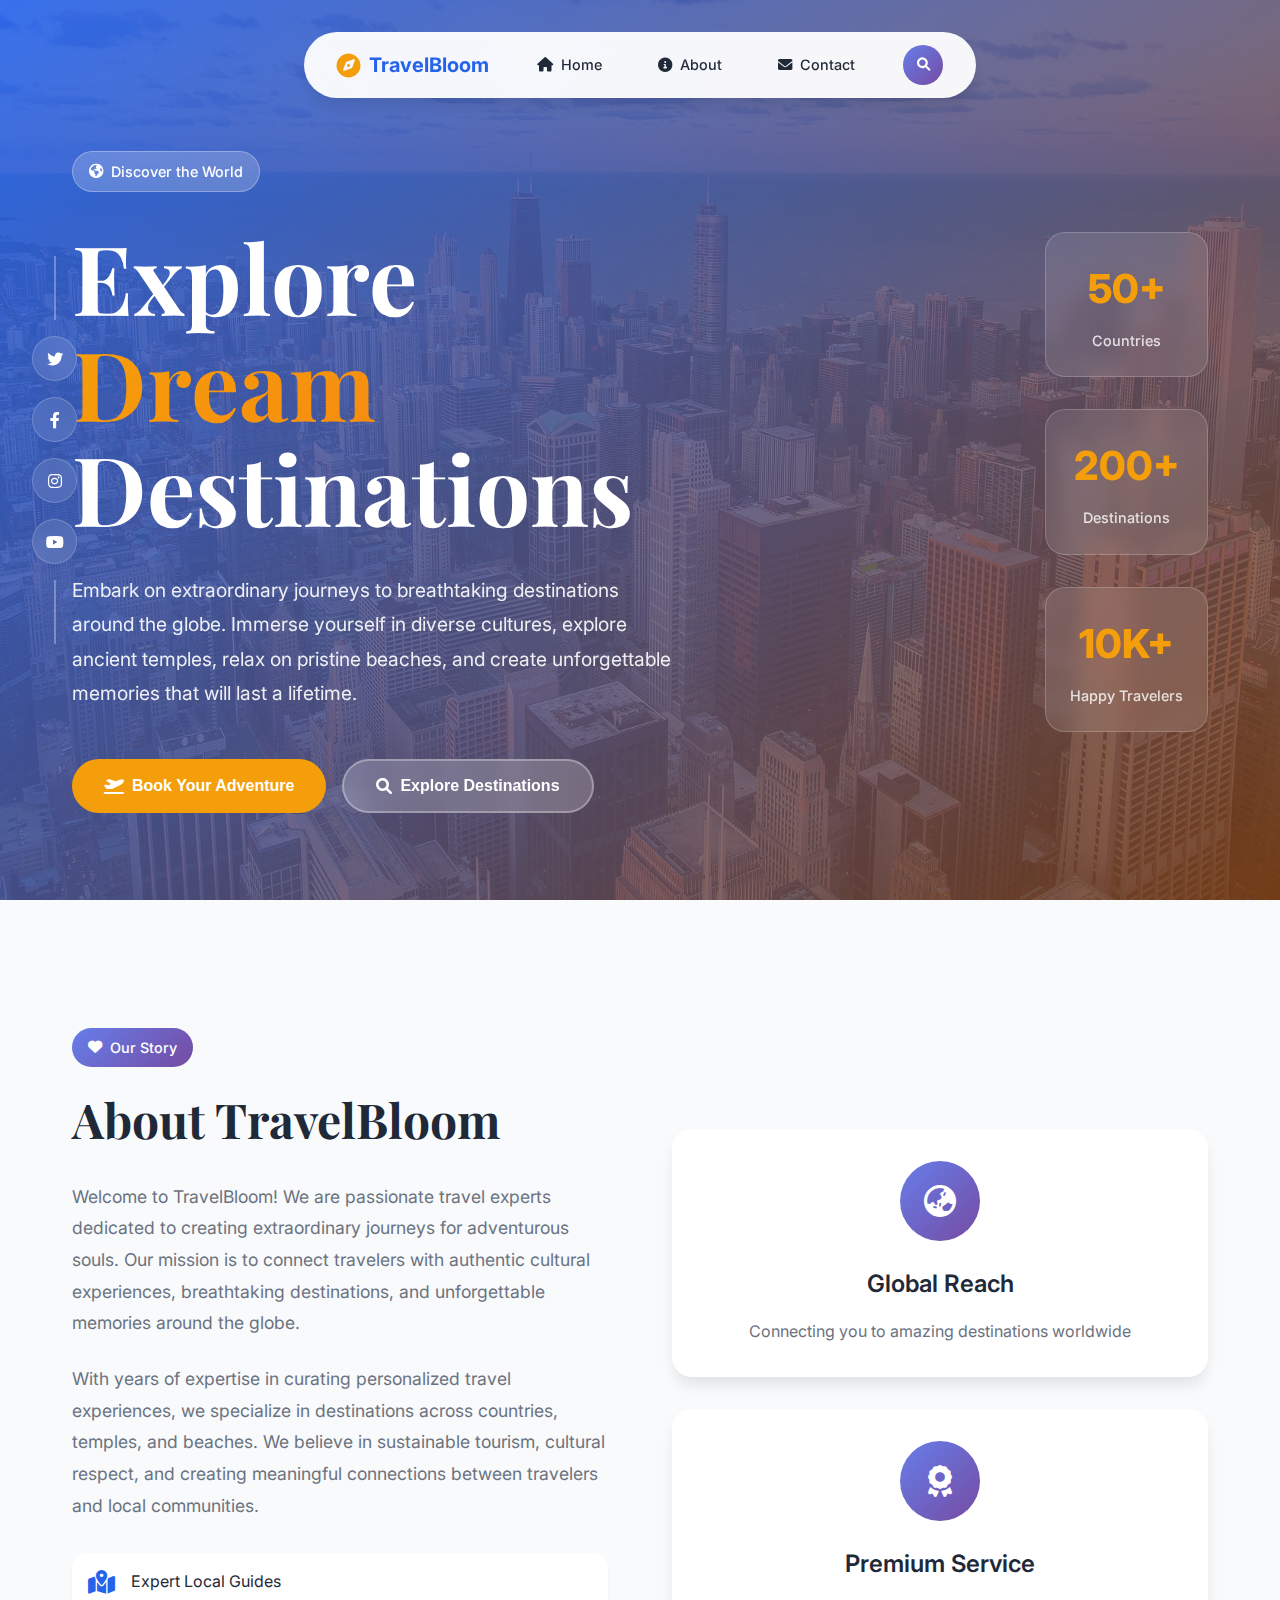
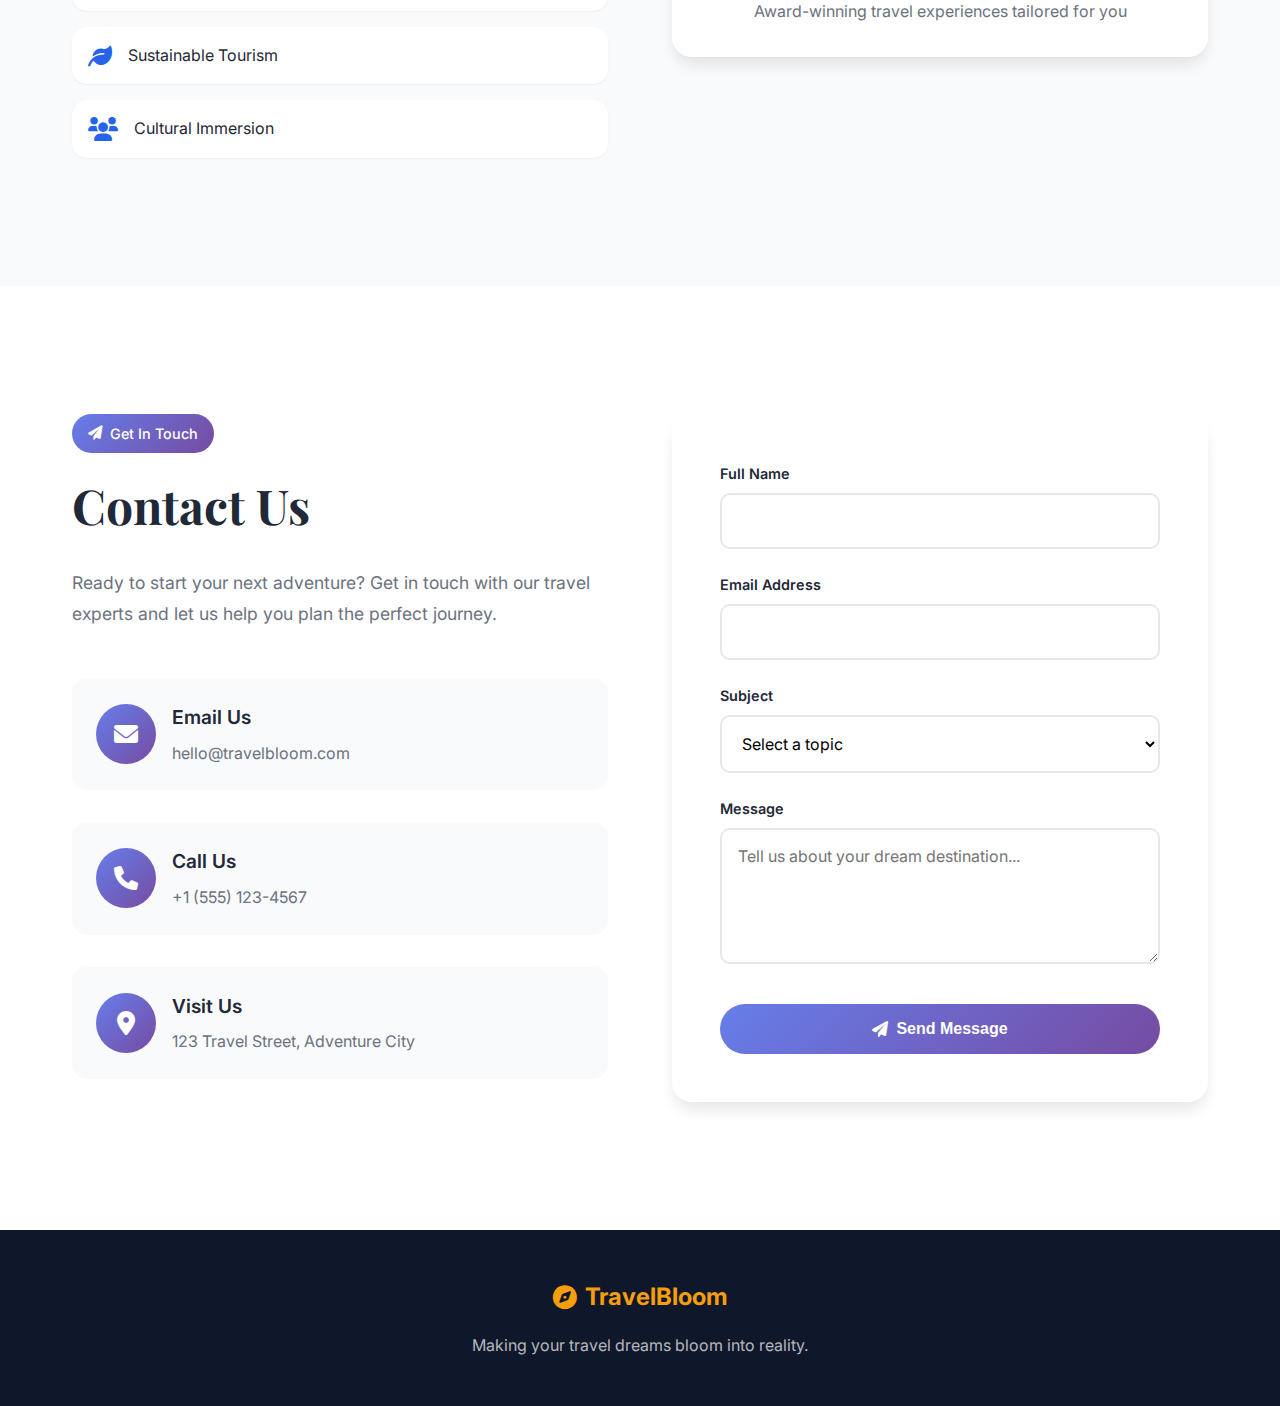
<file: index.html>
<!DOCTYPE html>
<html lang="en">
<head>
    <meta charset="UTF-8">
    <meta name="viewport" content="width=device-width, initial-scale=1.0">
    <title>TravelBloom - Discover Your Next Adventure</title>
    <link rel="stylesheet" href="https://cdnjs.cloudflare.com/ajax/libs/font-awesome/6.0.0/css/all.min.css">
    <link rel="stylesheet" href="style.css">
</head>
<body>
    <!-- Floating Navigation -->
    <nav class="floating-nav">
        <div class="nav-container">
            <div class="brand">
                <i class="fas fa-compass brand-icon"></i>
                <span class="brand-text">TravelBloom</span>
            </div>
            <div class="nav-menu">
                <a href="#Home" class="nav-link"><i class="fas fa-home"></i> Home</a>
                <a href="#About" class="nav-link"><i class="fas fa-info-circle"></i> About</a>
                <a href="#Contactus" class="nav-link"><i class="fas fa-envelope"></i> Contact</a>
            </div>
            <div class="search-toggle">
                <button id="search-toggle-btn" class="search-btn">
                    <i class="fas fa-search"></i>
                </button>
            </div>
        </div>
    </nav>

    <!-- Search Overlay -->
    <div id="search-overlay" class="search-overlay">
        <div class="search-container">
            <button id="close-search" class="close-search">
                <i class="fas fa-times"></i>
            </button>
            <div class="search-content">
                <h2>Where do you want to go?</h2>
                <div class="search-box">
                    <input id="searchinput" type="text" placeholder="Search destinations, temples, beaches..." class="search-input">
                    <div class="search-buttons">
                        <button id="searchbtn" class="search-action-btn primary">
                            <i class="fas fa-search"></i> Search
                        </button>
                        <button id="clearbtn" class="search-action-btn secondary">
                            <i class="fas fa-eraser"></i> Clear
                        </button>
                    </div>
                </div>
            </div>
        </div>
        <div id="search-results" class="search-results">
            <div id="resultContainer"></div>
        </div>
    </div>

    <!-- Hero Section -->
    <section id="Home" class="hero-section">
        <div class="hero-background">
            <div class="hero-overlay"></div>
        </div>
        <div class="hero-content">
            <div class="hero-text">
                <div class="hero-badge">
                    <i class="fas fa-globe-americas"></i>
                    <span>Discover the World</span>
                </div>
                <h1 class="hero-title">
                    <span class="title-line">Explore</span>
                    <span class="title-line highlight">Dream</span>
                    <span class="title-line">Destinations</span>
                </h1>
                <p class="hero-description">
                    Embark on extraordinary journeys to breathtaking destinations around the globe.
                    Immerse yourself in diverse cultures, explore ancient temples, relax on pristine beaches,
                    and create unforgettable memories that will last a lifetime.
                </p>
                <div class="hero-actions">
                    <button class="cta-button primary" onclick="bookNow()">
                        <i class="fas fa-plane-departure"></i>
                        Book Your Adventure
                    </button>
                    <button class="cta-button secondary" onclick="document.getElementById('search-toggle-btn').click()">
                        <i class="fas fa-search"></i>
                        Explore Destinations
                    </button>
                </div>
            </div>
            <div class="hero-stats">
                <div class="stat-item">
                    <div class="stat-number">50+</div>
                    <div class="stat-label">Countries</div>
                </div>
                <div class="stat-item">
                    <div class="stat-number">200+</div>
                    <div class="stat-label">Destinations</div>
                </div>
                <div class="stat-item">
                    <div class="stat-number">10K+</div>
                    <div class="stat-label">Happy Travelers</div>
                </div>
            </div>
        </div>

        <!-- Social Media Sidebar -->
        <div class="social-sidebar">
            <div class="social-line"></div>
            <a href="https://twitter.com/?lang=en" target="_blank" class="social-link">
                <i class="fab fa-twitter"></i>
            </a>
            <a href="https://www.facebook.com/" target="_blank" class="social-link">
                <i class="fab fa-facebook-f"></i>
            </a>
            <a href="https://www.instagram.com/" target="_blank" class="social-link">
                <i class="fab fa-instagram"></i>
            </a>
            <a href="https://www.youtube.com/" target="_blank" class="social-link">
                <i class="fab fa-youtube"></i>
            </a>
            <div class="social-line"></div>
        </div>
    </section>
    <!-- About Section -->
    <section id="About" class="about-section">
        <div class="container">
            <div class="about-grid">
                <div class="about-content">
                    <div class="section-badge">
                        <i class="fas fa-heart"></i>
                        <span>Our Story</span>
                    </div>
                    <h2 class="section-title">About TravelBloom</h2>
                    <p class="about-text">
                        Welcome to TravelBloom! We are passionate travel experts dedicated to creating
                        extraordinary journeys for adventurous souls. Our mission is to connect travelers
                        with authentic cultural experiences, breathtaking destinations, and unforgettable
                        memories around the globe.
                    </p>
                    <p class="about-text">
                        With years of expertise in curating personalized travel experiences, we specialize
                        in destinations across countries, temples, and beaches. We believe in sustainable
                        tourism, cultural respect, and creating meaningful connections between travelers
                        and local communities.
                    </p>
                    <div class="about-features">
                        <div class="feature-item">
                            <i class="fas fa-map-marked-alt"></i>
                            <span>Expert Local Guides</span>
                        </div>
                        <div class="feature-item">
                            <i class="fas fa-leaf"></i>
                            <span>Sustainable Tourism</span>
                        </div>
                        <div class="feature-item">
                            <i class="fas fa-users"></i>
                            <span>Cultural Immersion</span>
                        </div>
                    </div>
                </div>
                <div class="about-visual">
                    <div class="about-card">
                        <div class="card-icon">
                            <i class="fas fa-globe-asia"></i>
                        </div>
                        <h3>Global Reach</h3>
                        <p>Connecting you to amazing destinations worldwide</p>
                    </div>
                    <div class="about-card">
                        <div class="card-icon">
                            <i class="fas fa-award"></i>
                        </div>
                        <h3>Premium Service</h3>
                        <p>Award-winning travel experiences tailored for you</p>
                    </div>
                </div>
            </div>
        </div>
    </section>
    <!-- Contact Section -->
    <section id="Contactus" class="contact-section">
        <div class="container">
            <div class="contact-grid">
                <div class="contact-info">
                    <div class="section-badge">
                        <i class="fas fa-paper-plane"></i>
                        <span>Get In Touch</span>
                    </div>
                    <h2 class="section-title">Contact Us</h2>
                    <p class="contact-description">
                        Ready to start your next adventure? Get in touch with our travel experts
                        and let us help you plan the perfect journey.
                    </p>

                    <div class="contact-methods">
                        <div class="contact-method">
                            <div class="method-icon">
                                <i class="fas fa-envelope"></i>
                            </div>
                            <div class="method-info">
                                <h4>Email Us</h4>
                                <p>hello@travelbloom.com</p>
                            </div>
                        </div>
                        <div class="contact-method">
                            <div class="method-icon">
                                <i class="fas fa-phone"></i>
                            </div>
                            <div class="method-info">
                                <h4>Call Us</h4>
                                <p>+1 (555) 123-4567</p>
                            </div>
                        </div>
                        <div class="contact-method">
                            <div class="method-icon">
                                <i class="fas fa-map-marker-alt"></i>
                            </div>
                            <div class="method-info">
                                <h4>Visit Us</h4>
                                <p>123 Travel Street, Adventure City</p>
                            </div>
                        </div>
                    </div>
                </div>

                <div class="contact-form-container">
                    <form class="contact-form" onsubmit="handleFormSubmit(event)">
                        <div class="form-group">
                            <label for="name">Full Name</label>
                            <input type="text" id="name" name="name" required>
                        </div>
                        <div class="form-group">
                            <label for="email">Email Address</label>
                            <input type="email" id="email" name="email" required>
                        </div>
                        <div class="form-group">
                            <label for="subject">Subject</label>
                            <select id="subject" name="subject" required>
                                <option value="">Select a topic</option>
                                <option value="booking">Booking Inquiry</option>
                                <option value="support">Customer Support</option>
                                <option value="partnership">Partnership</option>
                                <option value="other">Other</option>
                            </select>
                        </div>
                        <div class="form-group">
                            <label for="message">Message</label>
                            <textarea id="message" name="message" rows="5" required
                                placeholder="Tell us about your dream destination..."></textarea>
                        </div>
                        <button type="submit" class="submit-btn">
                            <i class="fas fa-paper-plane"></i>
                            Send Message
                        </button>
                    </form>
                </div>
            </div>
        </div>
    </section>

    <!-- Footer -->
    <footer class="footer">
        <div class="container">
            <div class="footer-content">
                <div class="footer-brand">
                    <i class="fas fa-compass"></i>
                    <span>TravelBloom</span>
                </div>
                <p class="footer-text">Making your travel dreams bloom into reality.</p>
            </div>
        </div>
    </footer>

    <script src="travelrecommendation.js"></script>
</body>
</html>
</file>
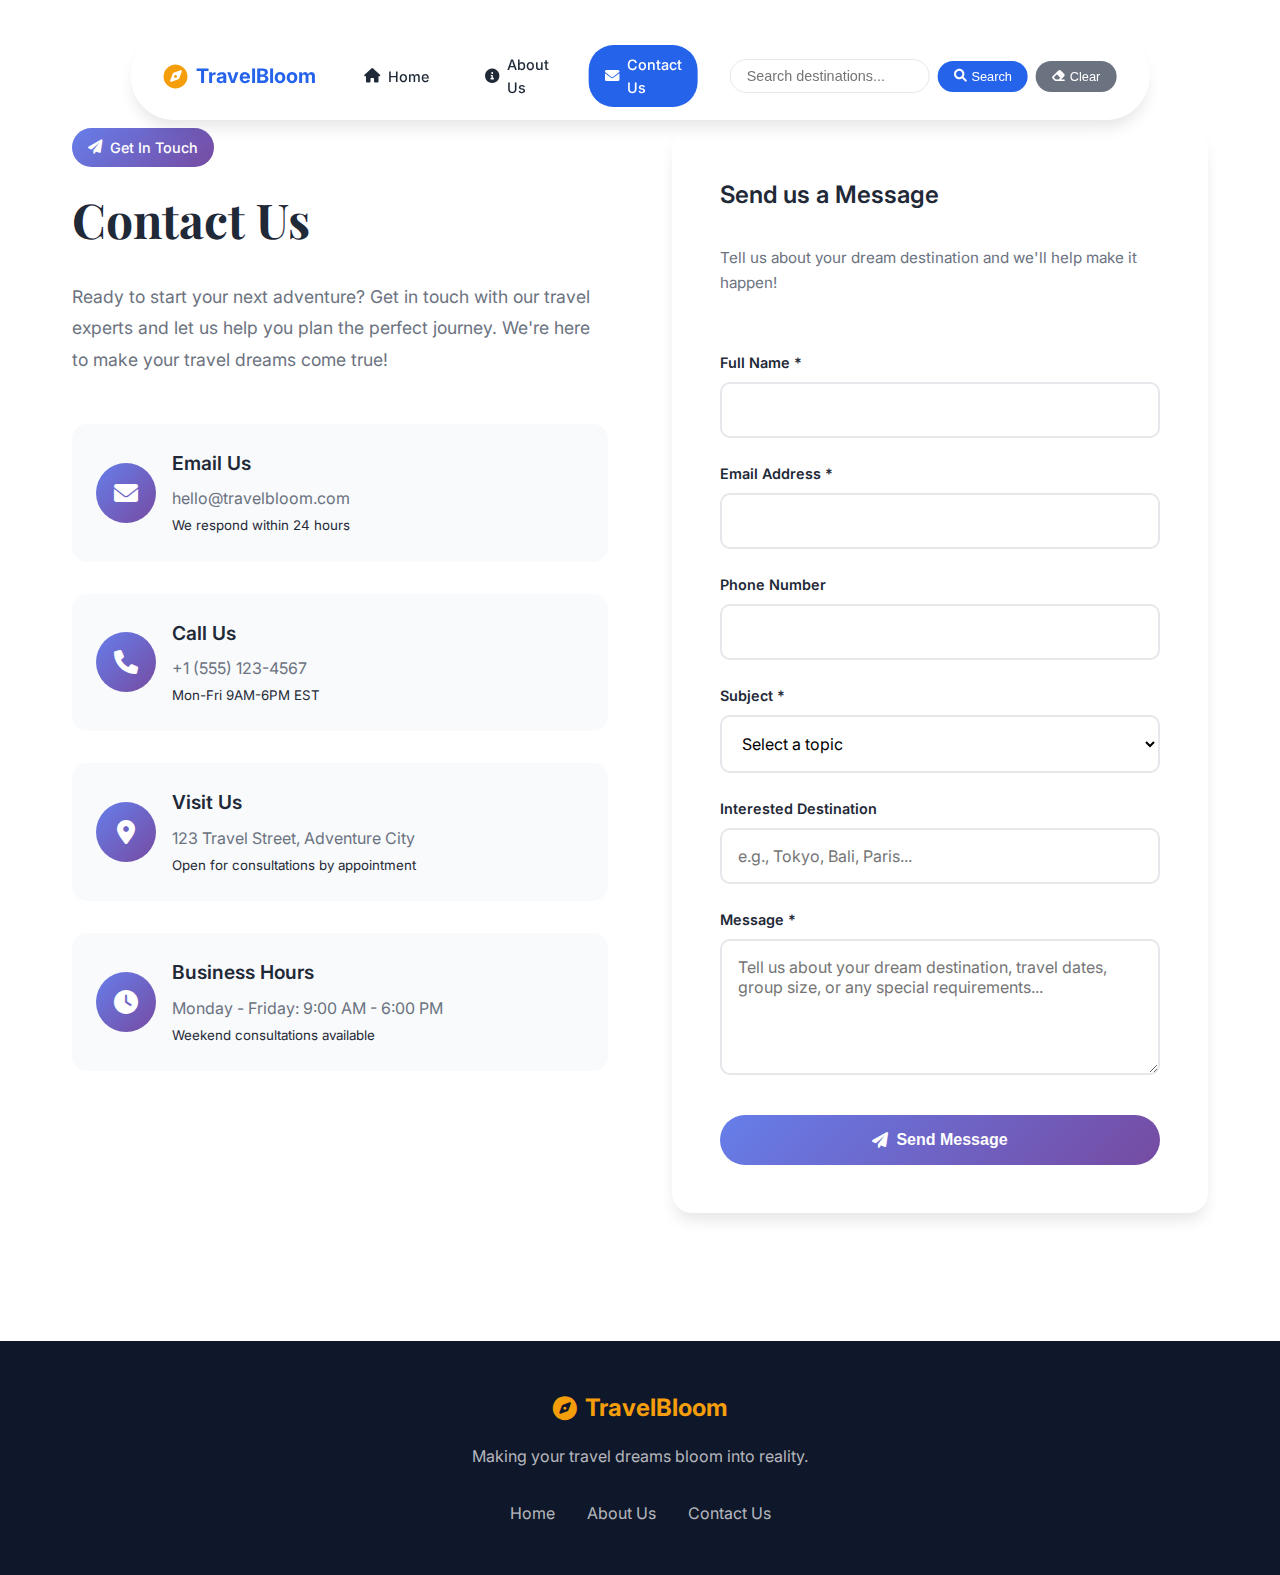
<file: contact.html>
<!DOCTYPE html>
<html lang="en">
<head>
    <meta charset="UTF-8">
    <meta name="viewport" content="width=device-width, initial-scale=1.0">
    <title>TravelBloom - Contact Us</title>
    <link rel="stylesheet" href="https://cdnjs.cloudflare.com/ajax/libs/font-awesome/6.0.0/css/all.min.css">
    <link rel="stylesheet" href="style.css">
</head>
<body>
    <!-- Floating Navigation -->
    <nav class="floating-nav">
        <div class="nav-container">
            <div class="brand">
                <i class="fas fa-compass brand-icon"></i>
                <span class="brand-text">TravelBloom</span>
            </div>
            <div class="nav-menu">
                <a href="home.html" class="nav-link"><i class="fas fa-home"></i> Home</a>
                <a href="about.html" class="nav-link"><i class="fas fa-info-circle"></i> About Us</a>
                <a href="contact.html" class="nav-link active"><i class="fas fa-envelope"></i> Contact Us</a>
            </div>
            <div class="nav-search">
                <input id="nav-searchinput" type="text" placeholder="Search destinations..." class="nav-search-input">
                <button id="nav-searchbtn" class="nav-search-btn">
                    <i class="fas fa-search"></i> Search
                </button>
                <button id="nav-clearbtn" class="nav-clear-btn">
                    <i class="fas fa-eraser"></i> Clear
                </button>
            </div>
        </div>
    </nav>

    <!-- Search Overlay -->
    <div id="search-overlay" class="search-overlay">
        <div class="search-container">
            <button id="close-search" class="close-search">
                <i class="fas fa-times"></i>
            </button>
            <div class="search-content">
                <h2>Where do you want to go?</h2>
                <div class="search-box">
                    <input id="searchinput" type="text" placeholder="Search destinations, temples, beaches..." class="search-input">
                    <div class="search-buttons">
                        <button id="searchbtn" class="search-action-btn primary">
                            <i class="fas fa-search"></i> Search
                        </button>
                        <button id="clearbtn" class="search-action-btn secondary">
                            <i class="fas fa-eraser"></i> Clear
                        </button>
                    </div>
                </div>
            </div>
        </div>
        <div id="search-results" class="search-results">
            <div id="resultContainer"></div>
        </div>
    </div>

    <!-- Contact Section -->
    <section class="contact-section" style="padding-top: 8rem;">
        <div class="container">
            <div class="contact-grid">
                <div class="contact-info">
                    <div class="section-badge">
                        <i class="fas fa-paper-plane"></i>
                        <span>Get In Touch</span>
                    </div>
                    <h2 class="section-title">Contact Us</h2>
                    <p class="contact-description">
                        Ready to start your next adventure? Get in touch with our travel experts
                        and let us help you plan the perfect journey. We're here to make your
                        travel dreams come true!
                    </p>

                    <div class="contact-methods">
                        <div class="contact-method">
                            <div class="method-icon">
                                <i class="fas fa-envelope"></i>
                            </div>
                            <div class="method-info">
                                <h4>Email Us</h4>
                                <p>hello@travelbloom.com</p>
                                <small>We respond within 24 hours</small>
                            </div>
                        </div>
                        <div class="contact-method">
                            <div class="method-icon">
                                <i class="fas fa-phone"></i>
                            </div>
                            <div class="method-info">
                                <h4>Call Us</h4>
                                <p>+1 (555) 123-4567</p>
                                <small>Mon-Fri 9AM-6PM EST</small>
                            </div>
                        </div>
                        <div class="contact-method">
                            <div class="method-icon">
                                <i class="fas fa-map-marker-alt"></i>
                            </div>
                            <div class="method-info">
                                <h4>Visit Us</h4>
                                <p>123 Travel Street, Adventure City</p>
                                <small>Open for consultations by appointment</small>
                            </div>
                        </div>
                        <div class="contact-method">
                            <div class="method-icon">
                                <i class="fas fa-clock"></i>
                            </div>
                            <div class="method-info">
                                <h4>Business Hours</h4>
                                <p>Monday - Friday: 9:00 AM - 6:00 PM</p>
                                <small>Weekend consultations available</small>
                            </div>
                        </div>
                    </div>
                </div>

                <div class="contact-form-container">
                    <form class="contact-form" onsubmit="handleFormSubmit(event)">
                        <h3 class="form-title">Send us a Message</h3>
                        <p class="form-subtitle">Tell us about your dream destination and we'll help make it happen!</p>
                        
                        <div class="form-group">
                            <label for="name">Full Name *</label>
                            <input type="text" id="name" name="name" required>
                        </div>
                        <div class="form-group">
                            <label for="email">Email Address *</label>
                            <input type="email" id="email" name="email" required>
                        </div>
                        <div class="form-group">
                            <label for="phone">Phone Number</label>
                            <input type="tel" id="phone" name="phone">
                        </div>
                        <div class="form-group">
                            <label for="subject">Subject *</label>
                            <select id="subject" name="subject" required>
                                <option value="">Select a topic</option>
                                <option value="booking">Booking Inquiry</option>
                                <option value="support">Customer Support</option>
                                <option value="partnership">Partnership</option>
                                <option value="feedback">Feedback</option>
                                <option value="other">Other</option>
                            </select>
                        </div>
                        <div class="form-group">
                            <label for="destination">Interested Destination</label>
                            <input type="text" id="destination" name="destination" placeholder="e.g., Tokyo, Bali, Paris...">
                        </div>
                        <div class="form-group">
                            <label for="message">Message *</label>
                            <textarea id="message" name="message" rows="5" required
                                placeholder="Tell us about your dream destination, travel dates, group size, or any special requirements..."></textarea>
                        </div>
                        <button type="submit" class="submit-btn">
                            <i class="fas fa-paper-plane"></i>
                            Send Message
                        </button>
                    </form>
                </div>
            </div>
        </div>
    </section>

    <!-- Footer -->
    <footer class="footer">
        <div class="container">
            <div class="footer-content">
                <div class="footer-brand">
                    <i class="fas fa-compass"></i>
                    <span>TravelBloom</span>
                </div>
                <p class="footer-text">Making your travel dreams bloom into reality.</p>
                <div class="footer-links">
                    <a href="home.html">Home</a>
                    <a href="about.html">About Us</a>
                    <a href="contact.html">Contact Us</a>
                </div>
            </div>
        </div>
    </footer>

    <script src="travelrecommendation.js"></script>
</body>
</html>
</file>
<file: style.css>
@import url('https://fonts.googleapis.com/css2?family=Inter:wght@300;400;500;600;700;800&display=swap');
@import url('https://fonts.googleapis.com/css2?family=Playfair+Display:wght@400;500;600;700&display=swap');

/* CSS Variables for consistent theming */
:root {
    --primary-color: #2563eb;
    --primary-dark: #1d4ed8;
    --secondary-color: #f59e0b;
    --accent-color: #10b981;
    --text-primary: #1f2937;
    --text-secondary: #6b7280;
    --text-light: #ffffff;
    --bg-primary: #ffffff;
    --bg-secondary: #f8fafc;
    --bg-dark: #0f172a;
    --border-color: #e5e7eb;
    --shadow-sm: 0 1px 2px 0 rgb(0 0 0 / 0.05);
    --shadow-md: 0 4px 6px -1px rgb(0 0 0 / 0.1);
    --shadow-lg: 0 10px 15px -3px rgb(0 0 0 / 0.1);
    --shadow-xl: 0 20px 25px -5px rgb(0 0 0 / 0.1);
    --gradient-primary: linear-gradient(135deg, #667eea 0%, #764ba2 100%);
    --gradient-secondary: linear-gradient(135deg, #f093fb 0%, #f5576c 100%);
    --gradient-hero: linear-gradient(135deg, rgba(37, 99, 235, 0.9) 0%, rgba(139, 69, 19, 0.8) 100%);
}

* {
    margin: 0;
    padding: 0;
    box-sizing: border-box;
}

html {
    scroll-behavior: smooth;
    font-size: 16px;
}

body {
    font-family: 'Inter', sans-serif;
    line-height: 1.6;
    color: var(--text-primary);
    background-color: var(--bg-primary);
    overflow-x: hidden;
}

.container {
    max-width: 1200px;
    margin: 0 auto;
    padding: 0 2rem;
}

/* Custom Scrollbar */
::-webkit-scrollbar {
    width: 8px;
}

::-webkit-scrollbar-track {
    background: var(--bg-secondary);
}

::-webkit-scrollbar-thumb {
    background: var(--primary-color);
    border-radius: 4px;
}

::-webkit-scrollbar-thumb:hover {
    background: var(--primary-dark);
}

/* Floating Navigation */
.floating-nav {
    position: fixed;
    top: 2rem;
    left: 50%;
    transform: translateX(-50%);
    z-index: 1000;
    backdrop-filter: blur(20px);
    background: rgba(255, 255, 255, 0.95);
    border-radius: 50px;
    padding: 0.75rem 2rem;
    box-shadow: var(--shadow-lg);
    border: 1px solid rgba(255, 255, 255, 0.2);
    transition: all 0.3s ease;
}

.floating-nav:hover {
    transform: translateX(-50%) translateY(-2px);
    box-shadow: var(--shadow-xl);
}

.nav-container {
    display: flex;
    align-items: center;
    gap: 2rem;
}

.brand {
    display: flex;
    align-items: center;
    gap: 0.5rem;
    font-weight: 700;
    font-size: 1.25rem;
    color: var(--primary-color);
}

.brand-icon {
    font-size: 1.5rem;
    color: var(--secondary-color);
}

.nav-menu {
    display: flex;
    gap: 1.5rem;
}

.nav-link {
    text-decoration: none;
    color: var(--text-primary);
    font-weight: 500;
    font-size: 0.9rem;
    padding: 0.5rem 1rem;
    border-radius: 25px;
    transition: all 0.3s ease;
    display: flex;
    align-items: center;
    gap: 0.5rem;
}

.nav-link:hover {
    background: var(--primary-color);
    color: var(--text-light);
    transform: translateY(-2px);
}

.nav-link.active {
    background: var(--primary-color);
    color: var(--text-light);
}

.search-btn {
    background: var(--gradient-primary);
    border: none;
    color: white;
    width: 40px;
    height: 40px;
    border-radius: 50%;
    cursor: pointer;
    transition: all 0.3s ease;
    display: flex;
    align-items: center;
    justify-content: center;
}

.search-btn:hover {
    transform: scale(1.1);
    box-shadow: var(--shadow-md);
}

/* Navigation Search Elements */
.nav-search {
    display: flex;
    align-items: center;
    gap: 0.5rem;
}

.nav-search-input {
    padding: 0.5rem 1rem;
    border: 1px solid var(--border-color);
    border-radius: 25px;
    font-size: 0.9rem;
    width: 200px;
    transition: all 0.3s ease;
    background: rgba(255, 255, 255, 0.9);
}

.nav-search-input:focus {
    outline: none;
    border-color: var(--primary-color);
    box-shadow: 0 0 0 3px rgba(37, 99, 235, 0.1);
    width: 250px;
}

.nav-search-btn, .nav-clear-btn {
    padding: 0.5rem 1rem;
    border: none;
    border-radius: 20px;
    font-size: 0.8rem;
    font-weight: 500;
    cursor: pointer;
    transition: all 0.3s ease;
    display: flex;
    align-items: center;
    gap: 0.3rem;
}

.nav-search-btn {
    background: var(--primary-color);
    color: white;
}

.nav-search-btn:hover {
    background: var(--primary-dark);
    transform: translateY(-1px);
}

.nav-clear-btn {
    background: var(--text-secondary);
    color: white;
}

.nav-clear-btn:hover {
    background: #4b5563;
    transform: translateY(-1px);
}

/* Search Overlay */
.search-overlay {
    position: fixed;
    top: 0;
    left: 0;
    width: 100%;
    height: 100%;
    background: rgba(15, 23, 42, 0.95);
    backdrop-filter: blur(10px);
    z-index: 2000;
    display: none;
    opacity: 0;
    transition: all 0.3s ease;
}

.search-overlay.active {
    display: flex;
    opacity: 1;
    flex-direction: column;
    align-items: center;
    justify-content: flex-start;
    padding-top: 10vh;
    overflow-y: auto;
}

.search-container {
    text-align: center;
    color: white;
    max-width: 600px;
    width: 90%;
    flex-shrink: 0;
}

.close-search {
    position: absolute;
    top: 2rem;
    right: 2rem;
    background: none;
    border: none;
    color: white;
    font-size: 2rem;
    cursor: pointer;
    transition: all 0.3s ease;
}

.close-search:hover {
    transform: rotate(90deg);
    color: var(--secondary-color);
}

.search-content h2 {
    font-family: 'Playfair Display', serif;
    font-size: 2.5rem;
    margin-bottom: 1.5rem;
    background: linear-gradient(135deg, #667eea 0%, #764ba2 100%);
    -webkit-background-clip: text;
    -webkit-text-fill-color: transparent;
    background-clip: text;
}

.search-box {
    background: rgba(255, 255, 255, 0.1);
    border-radius: 20px;
    padding: 1.5rem;
    backdrop-filter: blur(20px);
    border: 1px solid rgba(255, 255, 255, 0.2);
}

.search-input {
    width: 100%;
    padding: 1rem 1.5rem;
    font-size: 1.1rem;
    border: none;
    border-radius: 50px;
    background: rgba(255, 255, 255, 0.9);
    color: var(--text-primary);
    margin-bottom: 1.5rem;
    transition: all 0.3s ease;
}

.search-input:focus {
    outline: none;
    box-shadow: 0 0 0 3px rgba(37, 99, 235, 0.3);
    transform: scale(1.02);
}

.search-buttons {
    display: flex;
    gap: 1rem;
    justify-content: center;
}

.search-action-btn {
    padding: 0.75rem 2rem;
    border: none;
    border-radius: 50px;
    font-weight: 600;
    cursor: pointer;
    transition: all 0.3s ease;
    display: flex;
    align-items: center;
    gap: 0.5rem;
}

.search-action-btn.primary {
    background: var(--gradient-primary);
    color: white;
}

.search-action-btn.secondary {
    background: rgba(255, 255, 255, 0.2);
    color: white;
    border: 1px solid rgba(255, 255, 255, 0.3);
}

.search-action-btn:hover {
    transform: translateY(-2px);
    box-shadow: var(--shadow-lg);
}

/* Search Results */
.search-results {
    margin-top: 1rem;
    max-width: 600px;
    width: 90%;
    display: none;
    animation: fadeInUp 0.5s ease;
    max-height: 70vh;
    overflow-y: auto;
}

@keyframes fadeInUp {
    from {
        opacity: 0;
        transform: translateY(30px);
    }
    to {
        opacity: 1;
        transform: translateY(0);
    }
}

#resultContainer {
    background: rgba(255, 255, 255, 0.98);
    border-radius: 20px;
    padding: 0;
    color: var(--text-primary);
    backdrop-filter: blur(20px);
    border: 1px solid rgba(255, 255, 255, 0.3);
    box-shadow: var(--shadow-xl);
    overflow: hidden;
}

/* Result Card Styling */
.result-card {
    padding: 1.5rem;
    text-align: left;
}

.result-title {
    color: var(--primary-color);
    margin-bottom: 0.75rem;
    font-family: 'Playfair Display', serif;
    font-size: 1.5rem;
    font-weight: 700;
}

.result-image {
    width: 100%;
    height: 180px;
    object-fit: cover;
    border-radius: 12px;
    margin: 0.75rem 0;
    transition: transform 0.3s ease;
}

.result-image:hover {
    transform: scale(1.02);
}

.result-description {
    line-height: 1.6;
    color: var(--text-secondary);
    font-size: 0.95rem;
    margin-bottom: 1.5rem;
    display: -webkit-box;
    -webkit-line-clamp: 3;
    -webkit-box-orient: vertical;
    overflow: hidden;
}

.result-actions {
    display: flex;
    gap: 0.75rem;
    justify-content: center;
    flex-wrap: wrap;
}

.result-btn {
    padding: 0.6rem 1.2rem;
    border: none;
    border-radius: 50px;
    font-weight: 600;
    cursor: pointer;
    transition: all 0.3s ease;
    display: flex;
    align-items: center;
    gap: 0.4rem;
    font-size: 0.85rem;
}

.result-btn.primary {
    background: var(--gradient-primary);
    color: white;
}

.result-btn.secondary {
    background: rgba(107, 114, 128, 0.1);
    color: var(--text-secondary);
    border: 1px solid var(--border-color);
}

.result-btn:hover {
    transform: translateY(-2px);
    box-shadow: var(--shadow-md);
}

.result-btn.primary:hover {
    box-shadow: 0 10px 25px rgba(37, 99, 235, 0.3);
}

.result-btn.large {
    padding: 0.8rem 2rem;
    font-size: 1rem;
}

/* Multiple Results Layout */
.results-header {
    text-align: center;
    margin-bottom: 2rem;
    color: white;
}

.results-title {
    font-size: 2rem;
    font-family: 'Playfair Display', serif;
    margin-bottom: 0.5rem;
    color: white;
}

.results-subtitle {
    color: rgba(255, 255, 255, 0.8);
    font-size: 1rem;
}

.results-grid {
    display: grid;
    grid-template-columns: repeat(auto-fit, minmax(300px, 1fr));
    gap: 1.5rem;
    margin-bottom: 2rem;
}

.results-grid .result-card {
    animation: slideInUp 0.6s ease forwards;
    opacity: 0;
    transform: translateY(30px);
}

.result-type-badge {
    position: absolute;
    top: 1rem;
    right: 1rem;
    background: var(--secondary-color);
    color: white;
    padding: 0.3rem 0.8rem;
    border-radius: 15px;
    font-size: 0.75rem;
    font-weight: 600;
    text-transform: uppercase;
    letter-spacing: 0.5px;
}

.results-footer {
    text-align: center;
    margin-top: 2rem;
}

@keyframes slideInUp {
    to {
        opacity: 1;
        transform: translateY(0);
    }
}

/* No Results Styling */
.no-results {
    text-align: center;
    padding: 2rem 1.5rem;
    color: white;
}

.no-results-icon {
    font-size: 3rem;
    color: rgba(255, 255, 255, 0.5);
    margin-bottom: 1rem;
}

.no-results h3 {
    font-size: 1.4rem;
    margin-bottom: 0.75rem;
    font-family: 'Playfair Display', serif;
}

.notfound {
    color: rgba(255, 255, 255, 0.8);
    font-size: 0.95rem;
    margin-bottom: 1.5rem;
    line-height: 1.5;
}

.search-suggestions {
    margin: 1.5rem 0;
}

.search-suggestions p {
    color: rgba(255, 255, 255, 0.9);
    margin-bottom: 0.75rem;
    font-weight: 500;
    font-size: 0.9rem;
}

.suggestion-tags {
    display: flex;
    flex-wrap: wrap;
    gap: 0.4rem;
    justify-content: center;
    margin-bottom: 1.5rem;
}

.suggestion-tag {
    background: rgba(255, 255, 255, 0.2);
    color: white;
    padding: 0.4rem 0.8rem;
    border-radius: 20px;
    cursor: pointer;
    transition: all 0.3s ease;
    font-size: 0.8rem;
    border: 1px solid rgba(255, 255, 255, 0.3);
}

.suggestion-tag:hover {
    background: var(--secondary-color);
    transform: translateY(-2px);
    box-shadow: var(--shadow-md);
}

/* Loading State */
.loading-state {
    text-align: center;
    padding: 2rem 1.5rem;
    color: white;
}

.loading-spinner {
    font-size: 2.5rem;
    color: var(--secondary-color);
    margin-bottom: 1rem;
}

.loading-spinner i {
    animation: spin 2s linear infinite;
}

@keyframes spin {
    from { transform: rotate(0deg); }
    to { transform: rotate(360deg); }
}

.loading-state h3 {
    font-size: 1.2rem;
    margin-bottom: 0.5rem;
    font-family: 'Playfair Display', serif;
}

.loading-state p {
    color: rgba(255, 255, 255, 0.8);
    font-size: 0.9rem;
}

/* Hero Section */
.hero-section {
    min-height: 100vh;
    position: relative;
    display: flex;
    align-items: center;
    overflow: hidden;
}

.hero-background {
    position: absolute;
    top: 0;
    left: 0;
    width: 100%;
    height: 100%;
    background-image: url("city.jpg");
    background-size: cover;
    background-position: center;
    background-attachment: fixed;
}

.hero-overlay {
    position: absolute;
    top: 0;
    left: 0;
    width: 100%;
    height: 100%;
    background: var(--gradient-hero);
}

.hero-content {
    position: relative;
    z-index: 10;
    width: 100%;
    padding: 8rem 2rem 4rem;
    display: grid;
    grid-template-columns: 1fr auto;
    gap: 4rem;
    align-items: center;
    max-width: 1200px;
    margin: 0 auto;
}

.hero-text {
    color: white;
}

.hero-badge {
    display: inline-flex;
    align-items: center;
    gap: 0.5rem;
    background: rgba(255, 255, 255, 0.2);
    padding: 0.5rem 1rem;
    border-radius: 50px;
    font-size: 0.9rem;
    font-weight: 500;
    margin-bottom: 2rem;
    backdrop-filter: blur(10px);
    border: 1px solid rgba(255, 255, 255, 0.3);
}

.hero-title {
    font-family: 'Playfair Display', serif;
    font-size: clamp(3rem, 8vw, 6rem);
    font-weight: 700;
    line-height: 1.1;
    margin-bottom: 2rem;
}

.title-line {
    display: block;
}

.title-line.highlight {
    background: linear-gradient(135deg, #f59e0b, #f97316);
    -webkit-background-clip: text;
    -webkit-text-fill-color: transparent;
    background-clip: text;
}

.hero-description {
    font-size: 1.2rem;
    line-height: 1.8;
    margin-bottom: 3rem;
    max-width: 600px;
    opacity: 0.9;
}

.hero-actions {
    display: flex;
    gap: 1rem;
    flex-wrap: wrap;
}

.cta-button {
    padding: 1rem 2rem;
    border: none;
    border-radius: 50px;
    font-weight: 600;
    font-size: 1rem;
    cursor: pointer;
    transition: all 0.3s ease;
    display: flex;
    align-items: center;
    gap: 0.5rem;
    text-decoration: none;
}

.cta-button.primary {
    background: var(--secondary-color);
    color: white;
}

.cta-button.secondary {
    background: rgba(255, 255, 255, 0.2);
    color: white;
    border: 2px solid rgba(255, 255, 255, 0.3);
    backdrop-filter: blur(10px);
}

.cta-button:hover {
    transform: translateY(-3px);
    box-shadow: var(--shadow-xl);
}

.cta-button.primary:hover {
    background: #d97706;
}

.hero-stats {
    display: flex;
    flex-direction: column;
    gap: 2rem;
    text-align: center;
    color: white;
}

.stat-item {
    background: rgba(255, 255, 255, 0.1);
    padding: 1.5rem;
    border-radius: 20px;
    backdrop-filter: blur(10px);
    border: 1px solid rgba(255, 255, 255, 0.2);
}

.stat-number {
    font-size: 2.5rem;
    font-weight: 800;
    color: var(--secondary-color);
    margin-bottom: 0.5rem;
}

.stat-label {
    font-size: 0.9rem;
    opacity: 0.8;
    font-weight: 500;
}

/* Social Sidebar */
.social-sidebar {
    position: fixed;
    left: 2rem;
    top: 50%;
    transform: translateY(-50%);
    z-index: 100;
    display: flex;
    flex-direction: column;
    align-items: center;
    gap: 1rem;
}

.social-line {
    width: 2px;
    height: 4rem;
    background: rgba(255, 255, 255, 0.3);
}

.social-link {
    display: flex;
    align-items: center;
    justify-content: center;
    width: 45px;
    height: 45px;
    background: rgba(255, 255, 255, 0.1);
    color: white;
    text-decoration: none;
    border-radius: 50%;
    transition: all 0.3s ease;
    backdrop-filter: blur(10px);
    border: 1px solid rgba(255, 255, 255, 0.2);
}

.social-link:hover {
    background: var(--secondary-color);
    transform: translateX(5px);
    box-shadow: var(--shadow-lg);
}

/* About Section */
.about-section {
    padding: 8rem 0;
    background: var(--bg-secondary);
}

.about-grid {
    display: grid;
    grid-template-columns: 1fr 1fr;
    gap: 4rem;
    align-items: center;
}

.section-badge {
    display: inline-flex;
    align-items: center;
    gap: 0.5rem;
    background: var(--gradient-primary);
    color: white;
    padding: 0.5rem 1rem;
    border-radius: 50px;
    font-size: 0.9rem;
    font-weight: 500;
    margin-bottom: 1.5rem;
}

.section-title {
    font-family: 'Playfair Display', serif;
    font-size: 3rem;
    font-weight: 700;
    color: var(--text-primary);
    margin-bottom: 2rem;
    line-height: 1.2;
}

.about-text {
    font-size: 1.1rem;
    line-height: 1.8;
    color: var(--text-secondary);
    margin-bottom: 1.5rem;
}

.about-features {
    display: flex;
    flex-direction: column;
    gap: 1rem;
    margin-top: 2rem;
}

.feature-item {
    display: flex;
    align-items: center;
    gap: 1rem;
    padding: 1rem;
    background: white;
    border-radius: 15px;
    box-shadow: var(--shadow-sm);
    transition: all 0.3s ease;
}

.feature-item:hover {
    transform: translateY(-2px);
    box-shadow: var(--shadow-md);
}

.feature-item i {
    color: var(--primary-color);
    font-size: 1.5rem;
}

.about-visual {
    display: flex;
    flex-direction: column;
    gap: 2rem;
}

.about-card {
    background: white;
    padding: 2rem;
    border-radius: 20px;
    box-shadow: var(--shadow-lg);
    text-align: center;
    transition: all 0.3s ease;
}

.about-card:hover {
    transform: translateY(-5px);
    box-shadow: var(--shadow-xl);
}

.card-icon {
    width: 80px;
    height: 80px;
    background: var(--gradient-primary);
    border-radius: 50%;
    display: flex;
    align-items: center;
    justify-content: center;
    margin: 0 auto 1.5rem;
    color: white;
    font-size: 2rem;
}

.about-card h3 {
    font-size: 1.5rem;
    font-weight: 600;
    color: var(--text-primary);
    margin-bottom: 1rem;
}

.about-card p {
    color: var(--text-secondary);
    line-height: 1.6;
}

/* Team Section */
.team-section {
    margin-top: 6rem;
    text-align: center;
}

.team-description {
    font-size: 1.1rem;
    line-height: 1.8;
    color: var(--text-secondary);
    margin-bottom: 4rem;
    max-width: 600px;
    margin-left: auto;
    margin-right: auto;
}

.team-grid {
    display: grid;
    grid-template-columns: repeat(auto-fit, minmax(280px, 1fr));
    gap: 2rem;
    margin-top: 3rem;
}

.team-member {
    background: white;
    border-radius: 20px;
    padding: 2rem;
    box-shadow: var(--shadow-lg);
    transition: all 0.3s ease;
    text-align: center;
}

.team-member:hover {
    transform: translateY(-5px);
    box-shadow: var(--shadow-xl);
}

.member-photo {
    margin-bottom: 1.5rem;
}

.member-image {
    width: 120px;
    height: 120px;
    border-radius: 50%;
    object-fit: cover;
    border: 4px solid var(--primary-color);
    transition: all 0.3s ease;
}

.member-image:hover {
    transform: scale(1.05);
}

.member-name {
    font-size: 1.5rem;
    font-weight: 600;
    color: var(--text-primary);
    margin-bottom: 0.5rem;
}

.member-role {
    font-size: 1rem;
    color: var(--primary-color);
    font-weight: 500;
    margin-bottom: 1rem;
}

.member-description {
    color: var(--text-secondary);
    line-height: 1.6;
    margin-bottom: 1.5rem;
}

.member-specialties {
    display: flex;
    flex-wrap: wrap;
    gap: 0.5rem;
    justify-content: center;
}

.specialty {
    background: var(--gradient-primary);
    color: white;
    padding: 0.3rem 0.8rem;
    border-radius: 15px;
    font-size: 0.8rem;
    font-weight: 500;
}

/* Contact Section */
.contact-section {
    padding: 8rem 0;
    background: var(--bg-primary);
}

.contact-grid {
    display: grid;
    grid-template-columns: 1fr 1fr;
    gap: 4rem;
    align-items: start;
}

.contact-description {
    font-size: 1.1rem;
    line-height: 1.8;
    color: var(--text-secondary);
    margin-bottom: 3rem;
}

.contact-methods {
    display: flex;
    flex-direction: column;
    gap: 2rem;
}

.contact-method {
    display: flex;
    align-items: center;
    gap: 1rem;
    padding: 1.5rem;
    background: var(--bg-secondary);
    border-radius: 15px;
    transition: all 0.3s ease;
}

.contact-method:hover {
    transform: translateY(-2px);
    box-shadow: var(--shadow-md);
}

.method-icon {
    width: 60px;
    height: 60px;
    background: var(--gradient-primary);
    border-radius: 50%;
    display: flex;
    align-items: center;
    justify-content: center;
    color: white;
    font-size: 1.5rem;
}

.method-info h4 {
    font-size: 1.2rem;
    font-weight: 600;
    color: var(--text-primary);
    margin-bottom: 0.5rem;
}

.method-info p {
    color: var(--text-secondary);
}

.contact-form-container {
    background: white;
    padding: 3rem;
    border-radius: 20px;
    box-shadow: var(--shadow-lg);
}

.contact-form {
    display: flex;
    flex-direction: column;
    gap: 1.5rem;
}

.form-group {
    display: flex;
    flex-direction: column;
    gap: 0.5rem;
}

.form-group label {
    font-weight: 600;
    color: var(--text-primary);
    font-size: 0.9rem;
}

.form-group input,
.form-group select,
.form-group textarea {
    padding: 1rem;
    border: 2px solid var(--border-color);
    border-radius: 10px;
    font-size: 1rem;
    font-family: inherit;
    transition: all 0.3s ease;
    background: var(--bg-primary);
}

.form-group input:focus,
.form-group select:focus,
.form-group textarea:focus {
    outline: none;
    border-color: var(--primary-color);
    box-shadow: 0 0 0 3px rgba(37, 99, 235, 0.1);
}

.form-group textarea {
    resize: vertical;
    min-height: 120px;
}

.submit-btn {
    background: var(--gradient-primary);
    color: white;
    border: none;
    padding: 1rem 2rem;
    border-radius: 50px;
    font-weight: 600;
    font-size: 1rem;
    cursor: pointer;
    transition: all 0.3s ease;
    display: flex;
    align-items: center;
    justify-content: center;
    gap: 0.5rem;
    margin-top: 1rem;
}

.submit-btn:hover {
    transform: translateY(-2px);
    box-shadow: var(--shadow-lg);
}

/* Footer */
.footer {
    background: var(--bg-dark);
    color: white;
    padding: 3rem 0;
    text-align: center;
}

.footer-content {
    display: flex;
    flex-direction: column;
    align-items: center;
    gap: 1rem;
}

.footer-brand {
    display: flex;
    align-items: center;
    gap: 0.5rem;
    font-size: 1.5rem;
    font-weight: 700;
    color: var(--secondary-color);
}

.footer-text {
    color: rgba(255, 255, 255, 0.7);
    font-size: 1rem;
}

.footer-links {
    display: flex;
    justify-content: center;
    gap: 2rem;
    margin-top: 1rem;
}

.footer-links a {
    color: rgba(255, 255, 255, 0.7);
    text-decoration: none;
    transition: all 0.3s ease;
}

.footer-links a:hover {
    color: var(--secondary-color);
}

/* Featured Section */
.featured-section {
    padding: 6rem 0;
    background: var(--bg-secondary);
}

.featured-grid {
    display: grid;
    grid-template-columns: repeat(auto-fit, minmax(300px, 1fr));
    gap: 2rem;
    margin-top: 3rem;
}

.featured-card {
    border-radius: 20px;
    overflow: hidden;
    box-shadow: var(--shadow-lg);
    transition: all 0.3s ease;
}

.featured-card:hover {
    transform: translateY(-5px);
    box-shadow: var(--shadow-xl);
}

.featured-image {
    position: relative;
    height: 250px;
    overflow: hidden;
}

.featured-image img {
    width: 100%;
    height: 100%;
    object-fit: cover;
    transition: all 0.3s ease;
}

.featured-card:hover .featured-image img {
    transform: scale(1.1);
}

.featured-overlay {
    position: absolute;
    bottom: 0;
    left: 0;
    right: 0;
    background: linear-gradient(transparent, rgba(0,0,0,0.8));
    color: white;
    padding: 2rem;
}

.featured-overlay h3 {
    font-size: 1.3rem;
    font-weight: 600;
    margin-bottom: 0.5rem;
}

.featured-overlay p {
    font-size: 0.9rem;
    opacity: 0.9;
}

.form-title {
    font-size: 1.5rem;
    font-weight: 600;
    color: var(--text-primary);
    margin-bottom: 0.5rem;
}

.form-subtitle {
    color: var(--text-secondary);
    margin-bottom: 2rem;
    font-size: 0.95rem;
}

/* Responsive Design */
@media screen and (max-width: 1024px) {
    .hero-content {
        grid-template-columns: 1fr;
        text-align: center;
        gap: 2rem;
    }

    .hero-stats {
        flex-direction: row;
        justify-content: center;
    }

    .about-grid,
    .contact-grid {
        grid-template-columns: 1fr;
        gap: 3rem;
    }

    .social-sidebar {
        display: none;
    }
}

@media screen and (max-width: 768px) {
    .floating-nav {
        top: 1rem;
        left: 1rem;
        right: 1rem;
        transform: none;
        padding: 1rem;
    }

    .nav-container {
        flex-direction: column;
        gap: 1rem;
    }

    .nav-menu {
        gap: 1rem;
    }

    .hero-content {
        padding: 6rem 1rem 2rem;
    }

    .hero-title {
        font-size: 2.5rem;
    }

    .hero-actions {
        justify-content: center;
    }

    .cta-button {
        padding: 0.75rem 1.5rem;
        font-size: 0.9rem;
    }

    .section-title {
        font-size: 2rem;
    }

    .contact-form-container {
        padding: 2rem;
    }

    .search-content h2 {
        font-size: 2rem;
    }

    .search-buttons {
        flex-direction: column;
    }

    .search-action-btn {
        width: 100%;
        justify-content: center;
    }

    .search-overlay.active {
        padding-top: 5vh;
    }

    .search-content h2 {
        font-size: 2rem;
        margin-bottom: 1rem;
    }

    .search-box {
        padding: 1rem;
    }

    .search-results {
        width: 95%;
        margin-top: 0.5rem;
        max-height: 60vh;
    }

    .result-card {
        padding: 1rem;
    }

    .result-title {
        font-size: 1.3rem;
        margin-bottom: 0.5rem;
    }

    .result-image {
        height: 150px;
        margin: 0.5rem 0;
    }

    .result-description {
        font-size: 0.9rem;
        margin-bottom: 1rem;
        -webkit-line-clamp: 2;
    }

    .result-actions {
        flex-direction: column;
        gap: 0.5rem;
    }

    .result-btn {
        width: 100%;
        justify-content: center;
        padding: 0.5rem 1rem;
        font-size: 0.8rem;
    }

    .no-results {
        padding: 1.5rem 1rem;
    }

    .no-results-icon {
        font-size: 2.5rem;
        margin-bottom: 0.75rem;
    }

    .no-results h3 {
        font-size: 1.2rem;
    }

    .suggestion-tags {
        gap: 0.3rem;
    }

    .suggestion-tag {
        font-size: 0.75rem;
        padding: 0.3rem 0.6rem;
    }

    .loading-state {
        padding: 1.5rem 1rem;
    }

    .loading-spinner {
        font-size: 2rem;
    }
}

@media screen and (max-width: 480px) {
    .container {
        padding: 0 1rem;
    }

    .hero-badge {
        font-size: 0.8rem;
        padding: 0.4rem 0.8rem;
    }

    .hero-description {
        font-size: 1rem;
    }

    .stat-item {
        padding: 1rem;
    }

    .stat-number {
        font-size: 2rem;
    }

    .about-card,
    .contact-form-container {
        padding: 1.5rem;
    }

    .feature-item {
        padding: 0.75rem;
    }
}
</file>
